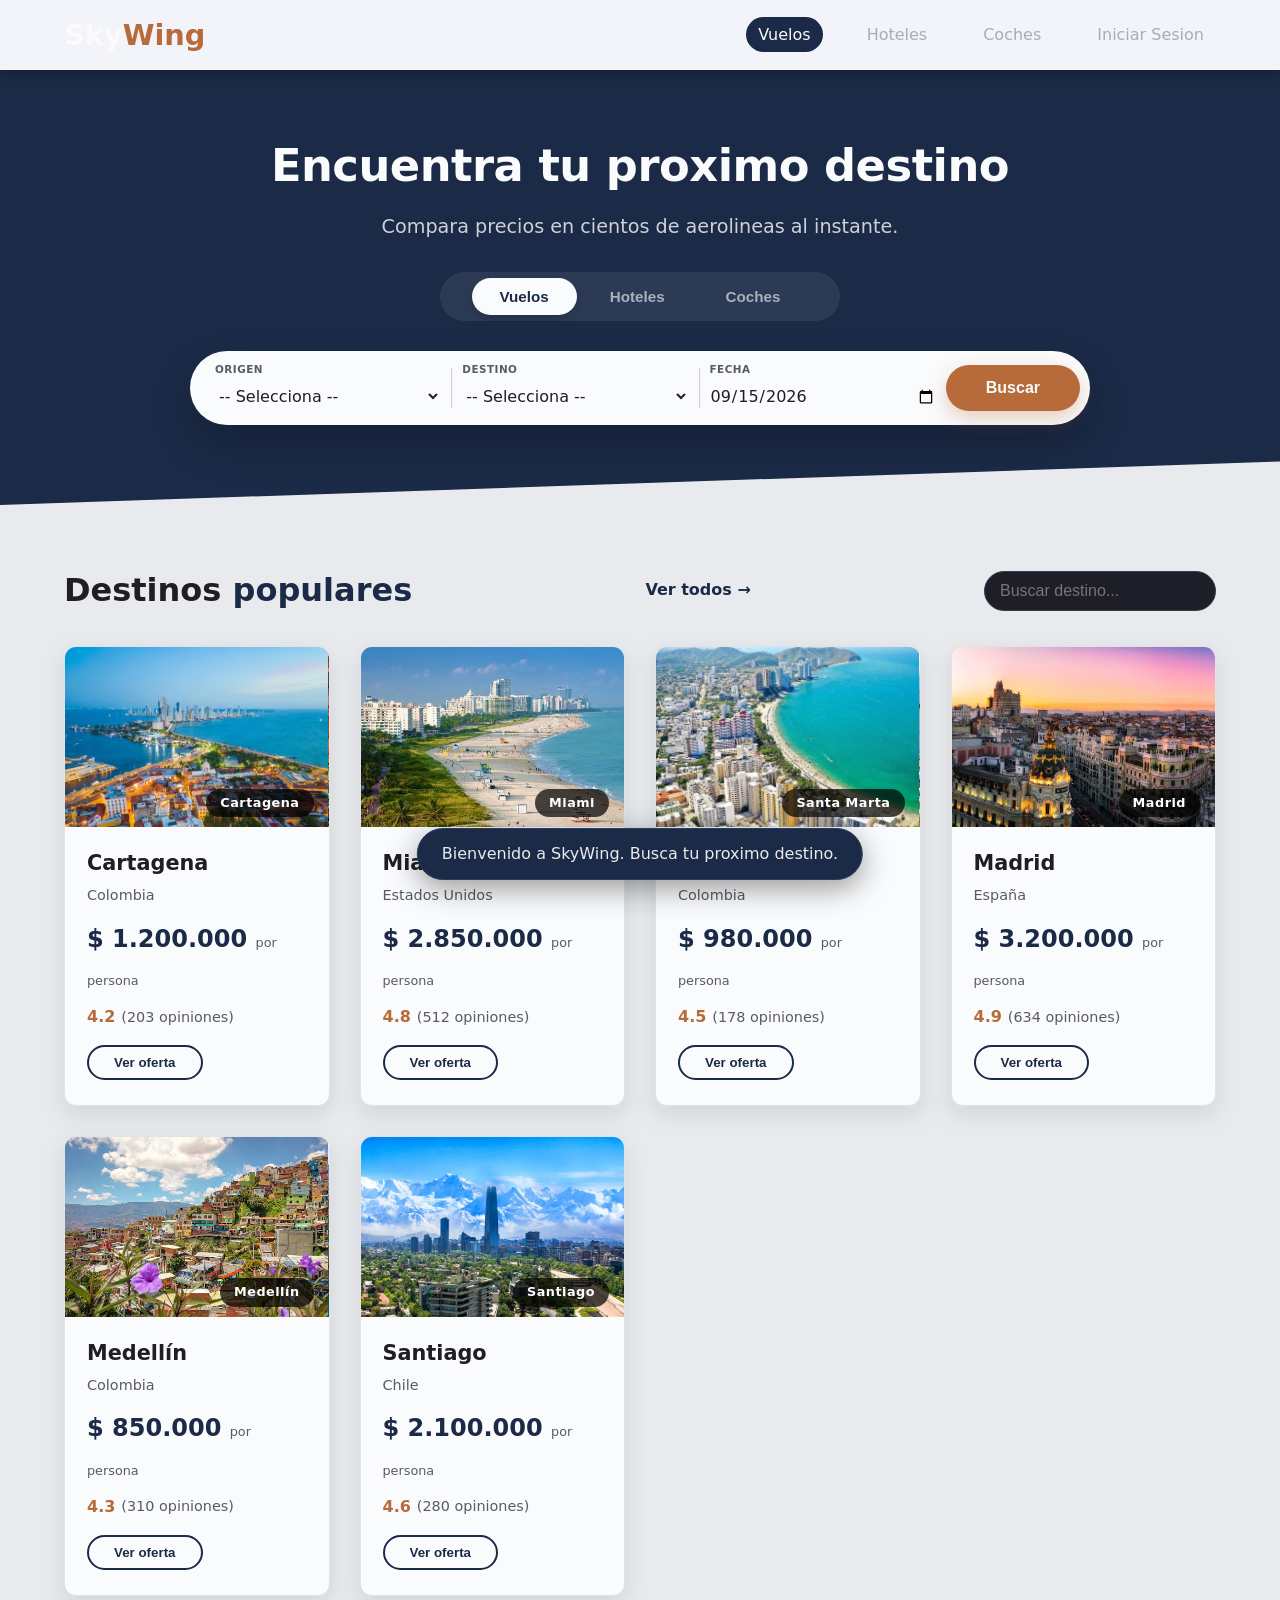
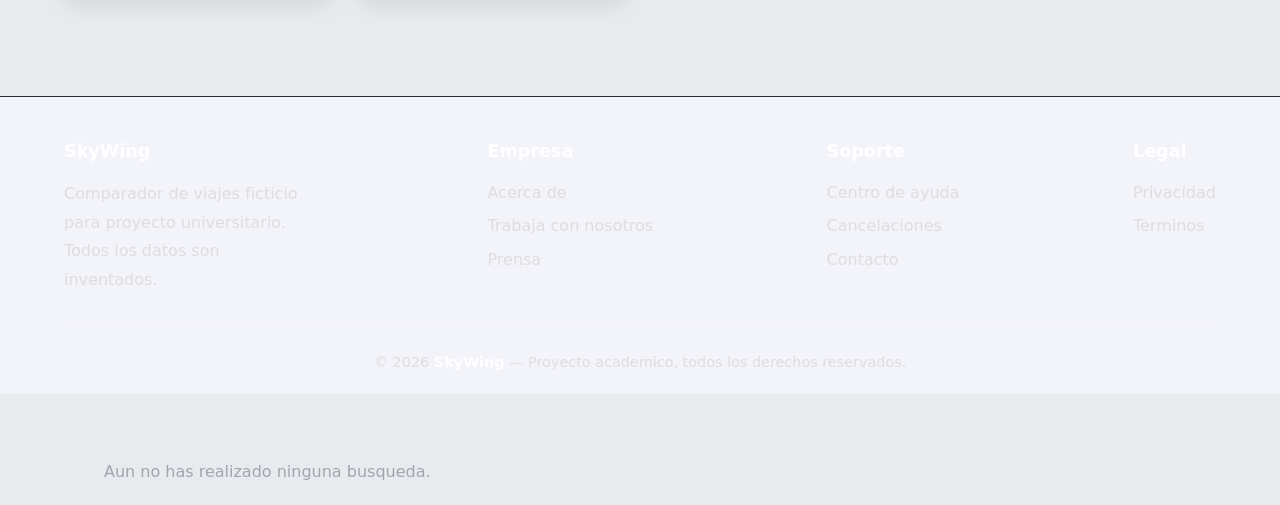
<file: index.html>
<!DOCTYPE html>
<html lang="es">
<head>
    <meta charset="UTF-8">
    <meta name="viewport" content="width=device-width, initial-scale=1.0">
    <title>SkyWing - Buscador de Viajes</title>
    <link rel="stylesheet" href="styles.css">
    <script src="script.js"></script>
</head>
<body>

    <!-- ==========================================
    BARRA DE NAVEGACION
    ========================================== -->
    <header>
        <nav class="navbar">
            <div class="logo">Sky<span>Wing</span></div>
            <ul class="nav-links">
                <li><a href="#" class="active" id="tab-vuelos">Vuelos</a></li>
                <li><a href="#" id="tab-hoteles">Hoteles</a></li>
                <li><a href="#" id="tab-coches">Coches</a></li>
                <li><a href="#" id="tab-login">Iniciar Sesion</a></li>
            </ul>
        </nav>
    </header>

    <!-- ==========================================
    SECCION BUSCADOR
    ========================================== -->
    <section class="hero" id="seccion-buscador">
        <h1>Encuentra tu proximo destino</h1>
        <p>Compara precios en cientos de aerolineas al instante.</p>

        <div class="tabs">
            <button class="tab-btn active" data-tab="vuelos">Vuelos</button>
            <button class="tab-btn" data-tab="hoteles">Hoteles</button>
            <button class="tab-btn" data-tab="coches">Coches</button>
        </div>

        <form class="search-box" id="form-busqueda">
            <div class="field">
                <label for="origin">Origen</label>
                <select id="origin" name="origin">
                    <option value="">-- Selecciona --</option>
                    <option value="Bogotá">Bogotá (COL)</option>
                    <option value="Medellín">Medellín (COL)</option>
                    <option value="Cali">Cali (COL)</option>
                    <option value="Cartagena">Cartagena (COL)</option>
                    <option value="Santa Marta">Santa Marta (COL)</option>
                    <option value="Miami">Miami (USA)</option>
                    <option value="Madrid">Madrid (ESP)</option>
                    <option value="Ciudad de México">Ciudad de México (MEX)</option>
                    <option value="Buenos Aires">Buenos Aires (ARG)</option>
                    <option value="Lima">Lima (PER)</option>
                    <option value="Santiago">Santiago (CHI)</option>
                </select>
            </div>

            <div class="field-divider"></div>

            <div class="field">
                <label for="dest">Destino</label>
                <select id="dest" name="dest">
                    <option value="">-- Selecciona --</option>
                    <option value="Bogotá">Bogotá (COL)</option>
                    <option value="Medellín">Medellín (COL)</option>
                    <option value="Cali">Cali (COL)</option>
                    <option value="Cartagena">Cartagena (COL)</option>
                    <option value="Santa Marta">Santa Marta (COL)</option>
                    <option value="Miami">Miami (USA)</option>
                    <option value="Madrid">Madrid (ESP)</option>
                    <option value="Ciudad de México">Ciudad de México (MEX)</option>
                    <option value="Buenos Aires">Buenos Aires (ARG)</option>
                    <option value="Lima">Lima (PER)</option>
                    <option value="Santiago">Santiago (CHI)</option>
                </select>
            </div>

            <div class="field-divider"></div>

            <div class="field">
                <label for="date">Fecha</label>
                <input type="date" id="date" value="2026-09-15">
            </div>

            <button type="submit" class="search-btn">Buscar</button>
        </form>
    </section>

    <!-- ==========================================
    SECCION LOGIN
    ========================================== -->
    <section class="login-section" id="seccion-login" style="display: none;">
        <div class="login-container">
            <h2>Iniciar sesion</h2>
            <form id="form-login" onsubmit="return loginUsuario();">
                <div class="login-field">
                    <label for="email">Correo electronico</label>
                    <input type="email" id="email" placeholder="ejemplo@dominio.com" list="sugerencias-email" required>
                    <datalist id="sugerencias-email">
                        <option value="@gmail.com">
                        <option value="@hotmail.com">
                        <option value="@outlook.com">
                        <option value="@yahoo.com">
                        <option value="@universidad.edu.co">
                    </datalist>
                    <small>Escribe tu correo</small>

                </div>
                <div class="login-field">
                    <label for="password">Contraseña</label>
                    <input type="password" id="password" placeholder="Minimo 4 caracteres" required>
                </div>
                <button type="submit" class="login-btn">Ingresar</button>
                <p class="login-msg" id="login-mensaje"></p>
            </form>
                </div>
                <div class="login-field">
                    <label for="password">Contraseña</label>
                    <input type="password" id="password" placeholder="Minimo 4 caracteres" required>
                </div>
                <button type="submit" class="login-btn">Ingresar</button>
                <p class="login-msg" id="login-mensaje"></p>
            </form>
        </div>
    </section>

    <!-- ==========================================
    DESTINOS POPULARES CON CARRUSEL
    ========================================== -->
    <section class="destinations" id="seccion-destinos">
        <div class="destinations-header">
            <h2>Destinos <span>populares</span></h2>
            <a href="#" id="ver-todos">Ver todos →</a>
        </div>

        <div class="card-grid" id="card-grid-container">
            <!-- Cada tarjeta tiene un carrusel con 3 imagenes -->
            
            <!-- TARJETA 1: CARTAGENA -->
            <div class="card" data-destino="Cartagena" data-precio="1200000">
                <div class="card-img carousel" data-ciudad="Cartagena">
                    <div class="carousel-track">
                        <img src="assets/images/cartagena1.jpg" alt="Cartagena 1" onerror="this.style.display='none'">
                        <img src="assets/images/cartagena2.jpg" alt="Cartagena 2" onerror="this.style.display='none'">
                        <img src="assets/images/cartagena3.jpg" alt="Cartagena 3" onerror="this.style.display='none'">
                    </div>
                    <span class="city-label">Cartagena</span>
                </div>
                <div class="card-content">
                    <h3>Cartagena</h3>
                    <p class="country">Colombia</p>
                    <div class="price">$ 1.200.000 <small>por persona</small></div>
                    <div class="rating">4.2 <span>(203 opiniones)</span></div>
                    <button class="btn-card">Ver oferta</button>
                </div>
            </div>

            <!-- TARJETA 2: MIAMI -->
            <div class="card" data-destino="Miami" data-precio="2850000">
                <div class="card-img carousel" data-ciudad="Miami">
                    <div class="carousel-track">
                        <img src="assets/images/miami1.jpg" alt="Miami 1" onerror="this.style.display='none'">
                        <img src="assets/images/miami2.jpg" alt="Miami 2" onerror="this.style.display='none'">
                        <img src="assets/images/miami3.jpg" alt="Miami 3" onerror="this.style.display='none'">
                    </div>
                    <span class="city-label">Miami</span>
                </div>
                <div class="card-content">
                    <h3>Miami</h3>
                    <p class="country">Estados Unidos</p>
                    <div class="price">$ 2.850.000 <small>por persona</small></div>
                    <div class="rating">4.8 <span>(512 opiniones)</span></div>
                    <button class="btn-card">Ver oferta</button>
                </div>
            </div>

            <!-- TARJETA 3: SANTA MARTA -->
            <div class="card" data-destino="Santa Marta" data-precio="980000">
                <div class="card-img carousel" data-ciudad="Santa Marta">
                    <div class="carousel-track">
                        <img src="assets/images/santamarta1.jpg" alt="Santa Marta 1" onerror="this.style.display='none'">
                        <img src="assets/images/santamarta2.jpg" alt="Santa Marta 2" onerror="this.style.display='none'">
                        <img src="assets/images/santamarta3.jpg" alt="Santa Marta 3" onerror="this.style.display='none'">
                    </div>
                    <span class="city-label">Santa Marta</span>
                </div>
                <div class="card-content">
                    <h3>Santa Marta</h3>
                    <p class="country">Colombia</p>
                    <div class="price">$ 980.000 <small>por persona</small></div>
                    <div class="rating">4.5 <span>(178 opiniones)</span></div>
                    <button class="btn-card">Ver oferta</button>
                </div>
            </div>

            <!-- TARJETA 4: MADRID -->
            <div class="card" data-destino="Madrid" data-precio="3200000">
                <div class="card-img carousel" data-ciudad="Madrid">
                    <div class="carousel-track">
                        <img src="assets/images/madrid1.jpg" alt="Madrid 1" onerror="this.style.display='none'">
                        <img src="assets/images/madrid2.jpg" alt="Madrid 2" onerror="this.style.display='none'">
                        <img src="assets/images/madrid3.jpg" alt="Madrid 3" onerror="this.style.display='none'">
                    </div>
                    <span class="city-label">Madrid</span>
                </div>
                <div class="card-content">
                    <h3>Madrid</h3>
                    <p class="country">España</p>
                    <div class="price">$ 3.200.000 <small>por persona</small></div>
                    <div class="rating">4.9 <span>(634 opiniones)</span></div>
                    <button class="btn-card">Ver oferta</button>
                </div>
            </div>

            <!-- TARJETA 5: MEDELLIN -->
            <div class="card" data-destino="Medellín" data-precio="850000">
                <div class="card-img carousel" data-ciudad="Medellín">
                    <div class="carousel-track">
                        <img src="assets/images/medellin1.jpg" alt="Medellín 1" onerror="this.style.display='none'">
                        <img src="assets/images/medellin2.jpg" alt="Medellín 2" onerror="this.style.display='none'">
                        <img src="assets/images/medellin3.jpg" alt="Medellín 3" onerror="this.style.display='none'">
                    </div>
                    <span class="city-label">Medellín</span>
                </div>
                <div class="card-content">
                    <h3>Medellín</h3>
                    <p class="country">Colombia</p>
                    <div class="price">$ 850.000 <small>por persona</small></div>
                    <div class="rating">4.3 <span>(310 opiniones)</span></div>
                    <button class="btn-card">Ver oferta</button>
                </div>
            </div>

            <!-- TARJETA 6: SANTIAGO -->
            <div class="card" data-destino="Santiago" data-precio="2100000">
                <div class="card-img carousel" data-ciudad="Santiago">
                    <div class="carousel-track">
                        <img src="assets/images/santiago1.jpg" alt="Santiago 1" onerror="this.style.display='none'">
                        <img src="assets/images/santiago2.jpg" alt="Santiago 2" onerror="this.style.display='none'">
                        <img src="assets/images/santiago3.jpg" alt="Santiago 3" onerror="this.style.display='none'">
                    </div>
                    <span class="city-label">Santiago</span>
                </div>
                <div class="card-content">
                    <h3>Santiago</h3>
                    <p class="country">Chile</p>
                    <div class="price">$ 2.100.000 <small>por persona</small></div>
                    <div class="rating">4.6 <span>(280 opiniones)</span></div>
                    <button class="btn-card">Ver oferta</button>
                </div>
            </div>
        </div>
    </section>

    <!-- =========================================
    PIE DE PAGINA
    ========================================== -->
    <footer class="footer">
        <div class="footer-content">
            <div class="footer-col">
                <h4>SkyWing</h4>
                <p style="max-width: 250px; line-height: 1.8;">
                    Comparador de viajes ficticio para proyecto universitario.
                    Todos los datos son inventados.
                </p>
            </div>
            <div class="footer-col">
                <h4>Empresa</h4>
                <ul>
                    <li><a href="#">Acerca de</a></li>
                    <li><a href="#">Trabaja con nosotros</a></li>
                    <li><a href="#">Prensa</a></li>
                </ul>
            </div>
            <div class="footer-col">
                <h4>Soporte</h4>
                <ul>
                    <li><a href="#">Centro de ayuda</a></li>
                    <li><a href="#">Cancelaciones</a></li>
                    <li><a href="#">Contacto</a></li>
                </ul>
            </div>
            <div class="footer-col">
                <h4>Legal</h4>
                <ul>
                    <li><a href="#">Privacidad</a></li>
                    <li><a href="#">Terminos</a></li>
                </ul>
            </div>
        </div>
        <div class="footer-bottom">
            &copy; 2026 <strong>SkyWing</strong> — Proyecto academico, todos los derechos reservados.
        </div>
    </footer>

    <!-- Contenedor para el historial -->
    <div id="historial-container" style="max-width: 1200px; margin: 20px auto; padding: 0 5%;"></div>

</body>
</html>
</file>
<file: styles.css>
/* ========================================
   1. VARIABLES CSS
   ======================================== */
:root {
    --black: #f3f3fa;
    --dark-gray: #f0f0f6;
    --navy: #1b2a47;
    --accent: #b86b3a;
    --text-dark: #1e1e24;
    --text-gray: #5a5a66;
    --bg-light: #e8eaed;
    --white: #fafbfc;
    --shadow: 0 8px 24px rgba(0, 0, 0, 0.1);
    --border-radius: 12px;
    --transition: all 0.3s ease;
}

/* ========================================
   2. RESET Y ESTILOS BASE
   ======================================== */
* {
    margin: 0;
    padding: 0;
    box-sizing: border-box;
}

body {
    font-family: 'Segoe UI', Roboto, system-ui, sans-serif;
    background-color: var(--bg-light);
    color: var(--text-dark);
    line-height: 1.6;
}

a {
    text-decoration: none;
    color: inherit;
}

/* ========================================
   3. BARRA DE NAVEGACION
   ======================================== */
.navbar {
    background: var(--black);
    padding: 0 5%;
    height: 70px;
    display: flex;
    justify-content: space-between;
    align-items: center;
    box-shadow: 0 2px 15px rgba(0, 0, 0, 0.3);
    position: sticky;
    top: 0;
    z-index: 100;
}

.logo {
    font-size: 1.8rem;
    font-weight: 800;
    color: var(--white);
}
.logo span {
    color: var(--accent);
}

.nav-links {
    display: flex;
    gap: 2rem;
    list-style: none;
    font-weight: 500;
}

.nav-links li a {
    padding: 8px 12px;
    border-radius: 30px;
    transition: var(--transition);
    color: #aab;
}

.nav-links li a:hover {
    background-color: #2a2a35;
    color: var(--white);
}

.nav-links .active {
    color: var(--white);
    background-color: var(--navy);
}

/* ========================================
   4. SECCION BUSCADOR
   ======================================== */
.hero {
    background: var(--navy);
    padding: 60px 5% 80px;
    text-align: center;
    color: var(--white);
    clip-path: polygon(0 0, 100% 0, 100% 90%, 0 100%);
    margin-bottom: 40px;
}

.hero h1 {
    font-size: 2.8rem;
    font-weight: 700;
    margin-bottom: 10px;
    letter-spacing: -0.5px;
}

.hero p {
    font-size: 1.2rem;
    opacity: 0.8;
    margin-bottom: 30px;
}

/* Pestañas del buscador */
.tabs {
    display: flex;
    justify-content: center;
    gap: 5px;
    background: rgba(255, 255, 255, 0.08);
    border-radius: 50px;
    padding: 6px;
    max-width: 400px;
    margin: 0 auto 30px;
    backdrop-filter: blur(4px);
}

.tab-btn {
    background: transparent;
    border: none;
    color: rgba(255, 255, 255, 0.6);
    padding: 10px 28px;
    border-radius: 40px;
    font-weight: 600;
    cursor: pointer;
    transition: var(--transition);
    font-size: 0.95rem;
}

.tab-btn.active {
    background: var(--white);
    color: var(--navy);
    box-shadow: 0 4px 10px rgba(0, 0, 0, 0.15);
}

.tab-btn:hover:not(.active) {
    color: white;
}

/* Caja del formulario */
.search-box {
    background: var(--white);
    border-radius: 60px;
    padding: 10px 10px 10px 25px;
    display: flex;
    flex-wrap: wrap;
    align-items: center;
    gap: 10px;
    max-width: 900px;
    margin: 0 auto;
    box-shadow: 0 20px 40px rgba(0, 0, 0, 0.2);
}

.search-box .field {
    flex: 1 1 150px;
    display: flex;
    flex-direction: column;
    align-items: flex-start;
    min-width: 120px;
}

.search-box .field label {
    font-size: 0.65rem;
    font-weight: 700;
    text-transform: uppercase;
    color: var(--text-gray);
    letter-spacing: 0.5px;
}

.search-box .field select,
.search-box .field input {
    border: none;
    padding: 8px 0;
    width: 100%;
    font-size: 1rem;
    color: var(--text-dark);
    background: transparent;
    outline: none;
    font-weight: 500;
    font-family: inherit;
    cursor: pointer;
}

.search-box .field select option {
    background: white;
    color: var(--text-dark);
}

.search-btn {
    background: var(--accent);
    border: none;
    color: var(--white);
    padding: 14px 40px;
    border-radius: 50px;
    font-weight: 700;
    font-size: 1rem;
    cursor: pointer;
    transition: var(--transition);
    box-shadow: 0 8px 20px rgba(184, 107, 58, 0.3);
    flex: 0 0 auto;
}

.search-btn:hover {
    transform: scale(1.03);
    background: #9e5a2e;
    box-shadow: 0 12px 25px rgba(184, 107, 58, 0.4);
}

.field-divider {
    width: 1px;
    height: 40px;
    background: #ccc;
    flex-shrink: 0;
}

/* ========================================
   5. SECCION LOGIN
   ======================================== */
.login-section {
    padding: 40px 5%;
    max-width: 500px;
    margin: 0 auto 40px;
}

.login-container {
    background: var(--white);
    padding: 40px 30px;
    border-radius: var(--border-radius);
    box-shadow: var(--shadow);
    border: 1px solid #d0d4d8;
}

.login-container h2 {
    text-align: center;
    color: var(--black);
    margin-bottom: 25px;
}

.login-field {
    margin-bottom: 20px;
}

.login-field label {
    display: block;
    font-weight: 600;
    margin-bottom: 5px;
    color: var(--text-dark);
}

.login-field input {
    width: 100%;
    padding: 12px 15px;
    border: 1px solid #d0d7dd;
    border-radius: 8px;
    font-size: 1rem;
    background: #f8fafc;
    transition: var(--transition);
}

.login-field input:focus {
    border-color: var(--navy);
    outline: none;
    background: white;
}

.login-field small {
    color: var(--text-gray);
    font-size: 0.8rem;
}

.login-btn {
    width: 100%;
    padding: 14px;
    background: var(--black);
    color: white;
    border: none;
    border-radius: 8px;
    font-weight: 700;
    font-size: 1rem;
    cursor: pointer;
    transition: var(--transition);
}

.login-btn:hover {
    background: #2a2a35;
}

.login-msg {
    text-align: center;
    margin-top: 15px;
    font-weight: 500;
    color: var(--accent);
}

/* ========================================
   6. DESTINOS POPULARES
   ======================================== */
.destinations {
    padding: 20px 5% 60px;
    max-width: 1280px;
    margin: 0 auto;
}

.destinations-header {
    display: flex;
    justify-content: space-between;
    align-items: center;
    flex-wrap: wrap;
    margin-bottom: 30px;
}

.destinations-header h2 {
    font-size: 2rem;
    font-weight: 700;
}

.destinations-header h2 span {
    color: var(--navy);
}

.destinations-header a {
    color: var(--navy);
    font-weight: 600;
    border-bottom: 2px solid transparent;
    transition: var(--transition);
}

.destinations-header a:hover {
    border-bottom-color: var(--navy);
}

.card-grid {
    display: grid;
    grid-template-columns: repeat(auto-fit, minmax(250px, 1fr));
    gap: 30px;
}

.card {
    background: var(--white);
    border-radius: var(--border-radius);
    overflow: hidden;
    box-shadow: var(--shadow);
    transition: var(--transition);
    cursor: default;
    border: 1px solid #e0e3e7;
}

.card:hover {
    transform: translateY(-8px);
    box-shadow: 0 20px 35px rgba(0, 0, 0, 0.12);
}

/* ---- ESTILOS DEL CARRUSEL  ---- */
.card-img.carousel {
    height: 180px;
    background: var(--dark-gray);
    overflow: hidden;
    position: relative;
}

.carousel-track {
    display: flex;
    width: 300%; /* 3 imagenes ocupan el 300% del ancho */
    height: 100%;
    transition: transform 0.6s ease-in-out;
}

.carousel-track img {
    width: 33.333%; /* Cada imagen ocupa un tercio del track */
    height: 100%;
    object-fit: cover;
    flex-shrink: 0;
    display: block;
}

/* Etiqueta de la ciudad (flota sobre el carrusel) */
.city-label {
    position: absolute;
    bottom: 10px;
    right: 15px;
    background: rgba(0, 0, 0, 0.7);
    color: white;
    padding: 4px 14px;
    border-radius: 20px;
    font-size: 0.8rem;
    font-weight: 600;
    letter-spacing: 0.5px;
    z-index: 2;
    pointer-events: none; /* Evita que bloquee el hover del mouse */
}

/* ------------------------------------------- */

.card-content {
    padding: 20px 22px 25px;
}

.card-content h3 {
    font-size: 1.3rem;
    margin-bottom: 4px;
}

.card-content .country {
    color: var(--text-gray);
    font-size: 0.9rem;
    margin-bottom: 12px;
}

.card-content .price {
    font-size: 1.5rem;
    font-weight: 800;
    color: var(--navy);
}

.card-content .price small {
    font-size: 0.8rem;
    font-weight: 400;
    color: var(--text-gray);
}

.card-content .rating {
    display: flex;
    align-items: center;
    gap: 6px;
    margin-top: 8px;
    color: var(--accent);
    font-weight: 600;
}

.card-content .rating span {
    color: var(--text-gray);
    font-weight: 400;
    font-size: 0.9rem;
}

.card .btn-card {
    display: inline-block;
    margin-top: 15px;
    background: transparent;
    border: 2px solid var(--navy);
    color: var(--navy);
    padding: 8px 25px;
    border-radius: 40px;
    font-weight: 600;
    transition: var(--transition);
    cursor: pointer;
}

.card .btn-card:hover {
    background: var(--navy);
    color: rgb(244, 240, 240);
}

/* ========================================
   7. PIE DE PAGINA
   ======================================== */
.footer {
    background: var(--black);
    color: rgba(216, 209, 209, 0.7);
    padding: 40px 5% 20px;
    margin-top: 40px;
    border-top: 1px solid #2a2a35;
}

.footer-content {
    display: flex;
    flex-wrap: wrap;
    justify-content: space-between;
    gap: 30px;
    max-width: 1280px;
    margin: 0 auto;
}

.footer-col h4 {
    color: white;
    margin-bottom: 15px;
    font-size: 1.1rem;
}

.footer-col ul {
    list-style: none;
}

.footer-col ul li {
    margin-bottom: 8px;
}

.footer-col ul li a {
    transition: var(--transition);
}

.footer-col ul li a:hover {
    color: white;
}

.footer-bottom {
    text-align: center;
    border-top: 1px solid rgba(255, 255, 255, 0.06);
    padding-top: 25px;
    margin-top: 30px;
    font-size: 0.9rem;
    max-width: 1280px;
    margin-left: auto;
    margin-right: auto;
}

.footer-bottom strong {
    color: white;
}

/* ========================================
   8. RESPONSIVE
   ======================================== */
@media (max-width: 768px) {
    .navbar {
        flex-direction: column;
        height: auto;
        padding: 15px 5%;
        gap: 10px;
    }

    .nav-links {
        gap: 0.8rem;
        flex-wrap: wrap;
        justify-content: center;
    }

    .hero h1 {
        font-size: 2rem;
    }

    .hero {
        padding: 40px 5% 70px;
        clip-path: polygon(0 0, 100% 0, 100% 95%, 0 100%);
    }

    .tabs {
        max-width: 300px;
        flex-wrap: nowrap;
    }

    .tab-btn {
        padding: 6px 16px;
        font-size: 0.8rem;
    }

    .search-box {
        border-radius: 20px;
        padding: 20px;
        flex-direction: column;
        align-items: stretch;
        background: white;
    }

    .search-box .field {
        flex: 1 1 auto;
        width: 100%;
        border-bottom: 1px solid #eee;
        padding: 5px 0;
    }

    .field-divider {
        display: none;
    }

    .search-btn {
        width: 100%;
        padding: 16px;
        margin-top: 10px;
    }

    .card-grid {
        grid-template-columns: 1fr 1fr;
    }

    .login-section {
        padding: 20px 5%;
    }
}

@media (max-width: 500px) {
    .card-grid {
        grid-template-columns: 1fr;
    }

    .destinations-header {
        flex-direction: column;
        align-items: flex-start;
        gap: 10px;
    }
}
</file>
